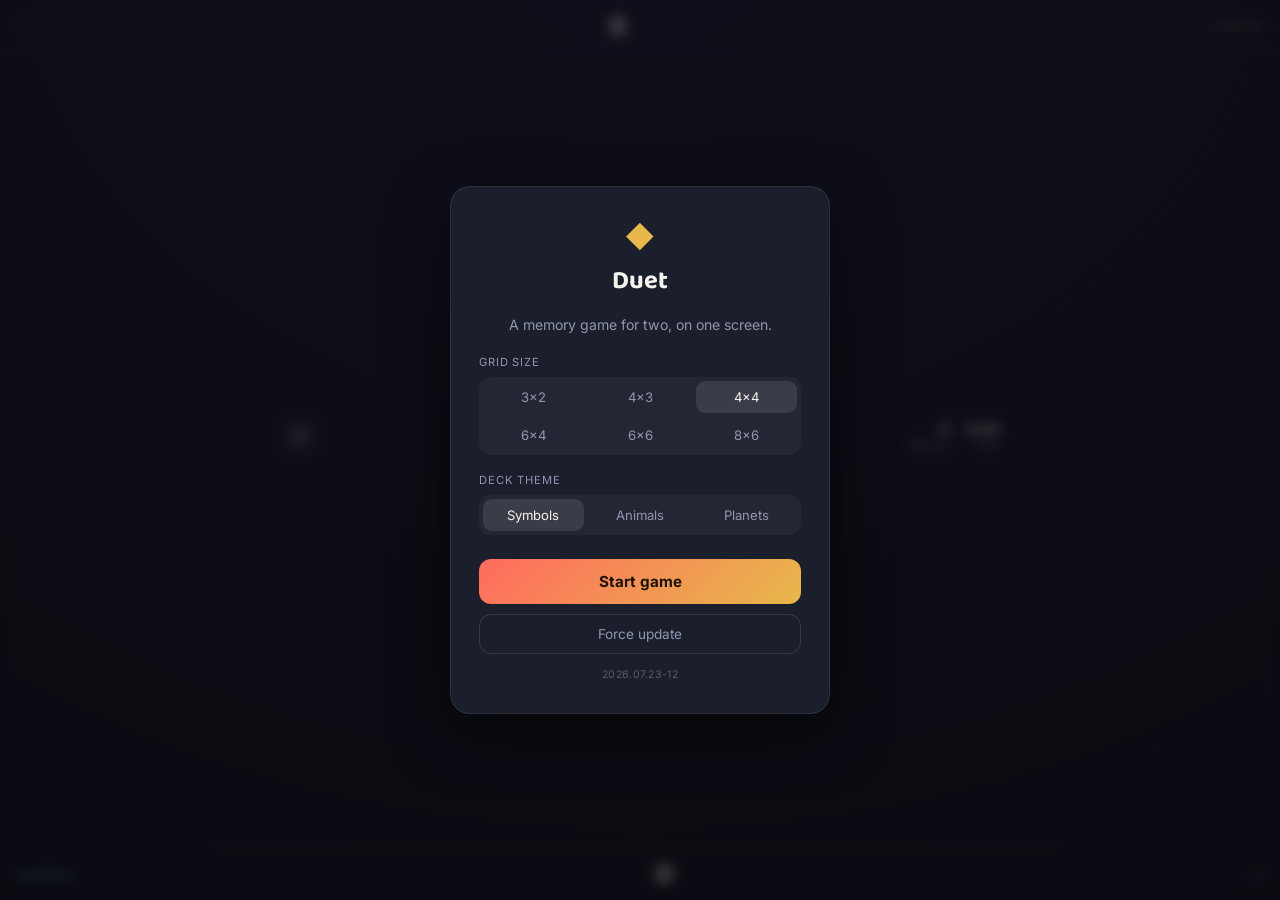
<file: index.html>
<!DOCTYPE html>
<html lang="en">
<head>
<meta charset="UTF-8">
<meta name="viewport" content="width=device-width, initial-scale=1, viewport-fit=cover, user-scalable=no">
<title>Duet — 2-Player Memory</title>
<meta name="description" content="A two-player memory matching game, installable as an app.">
<meta name="theme-color" content="#14161F">
<link rel="manifest" href="manifest.json">
<link rel="icon" href="icons/icon-192.png">
<link rel="apple-touch-icon" href="icons/icon-192.png">
<link rel="preconnect" href="https://fonts.googleapis.com">
<link rel="preconnect" href="https://fonts.gstatic.com" crossorigin>
<link href="https://fonts.googleapis.com/css2?family=Baloo+2:wght@500;700;800&family=Inter:wght@400;500;600;700&display=swap" rel="stylesheet">
<link rel="stylesheet" href="style.css">
</head>
<body>

<div id="stage">
<div id="stage-fix">
<div class="table">

  <!-- Player 1 rail -->
  <aside class="rail rail--p1" id="rail-p1" aria-label="Player 1">
    <span class="rail__label">Player 1</span>
    <span class="rail__score" id="score-p1">0</span>
    <span class="rail__turn-dot" aria-hidden="true"></span>
  </aside>

  <main class="board-wrap">
    <header class="topbar">
      <button class="icon-btn" id="btn-new" title="New game" aria-label="New game">
        <svg viewBox="0 0 24 24" width="20" height="20"><path fill="currentColor" d="M17.65 6.35A7.95 7.95 0 0 0 12 4a8 8 0 1 0 7.75 10h-2.08A6 6 0 1 1 12 6c1.66 0 3.14.69 4.22 1.78L13 11h7V4l-2.35 2.35Z"/></svg>
      </button>

      <div class="brand">
        <span class="brand__mark">◆</span>
        <h1 class="brand__title">Duet</h1>
      </div>

      <div class="topbar__stats">
        <span class="stat" id="moves"><strong>0</strong><small>moves</small></span>
        <span class="stat" id="timer"><strong>0:00</strong><small>time</small></span>
      </div>
    </header>

    <section class="board" id="board" aria-label="Memory card grid"></section>
  </main>

  <!-- Player 2 rail -->
  <aside class="rail rail--p2" id="rail-p2" aria-label="Player 2">
    <span class="rail__label">Player 2</span>
    <span class="rail__score" id="score-p2">0</span>
    <span class="rail__turn-dot" aria-hidden="true"></span>
  </aside>

</div>

<!-- Setup overlay -->
<div class="overlay" id="setup-overlay">
  <div class="setup-card">
    <div class="setup-mark">◆</div>
    <h2>Duet</h2>
    <p class="setup-sub">A memory game for two, on one screen.</p>

    <div class="setup-field">
      <label>Grid size</label>
      <div class="segmented segmented--wrap" id="grid-size" role="radiogroup">
        <button data-size="3x2">3×2</button>
        <button data-size="4x3">4×3</button>
        <button data-size="4x4" class="active">4×4</button>
        <button data-size="6x4">6×4</button>
        <button data-size="6x6">6×6</button>
        <button data-size="8x6">8×6</button>
      </div>
    </div>

    <div class="setup-field">
      <label>Deck theme</label>
      <div class="segmented" id="deck-theme" role="radiogroup">
        <button data-theme="symbols" class="active">Symbols</button>
        <button data-theme="animals">Animals</button>
        <button data-theme="planets">Planets</button>
      </div>
    </div>

    <button class="btn-primary" id="btn-start">Start game</button>
    <button class="btn-ghost" id="btn-install" hidden>Install app</button>
    <button class="btn-ghost" id="btn-update">Force update</button>
    <p class="version-tag" id="version-tag" aria-hidden="true"></p>
  </div>
</div>

<!-- Winner overlay -->
<div class="overlay" id="win-overlay" hidden>
  <div class="setup-card win-card">
    <div class="win-mark" id="win-mark">◆</div>
    <h2 id="win-title">Player 1 wins!</h2>
    <p class="setup-sub" id="win-sub">4 – 2 · 24 moves · 1:12</p>
    <button class="btn-primary" id="btn-rematch">Rematch</button>
    <button class="btn-ghost" id="btn-change-setup">Change setup</button>
  </div>
</div>

</div><!-- #stage-fix -->
</div><!-- #stage -->

<script src="app.js"></script>
</body>
</html>
</file>
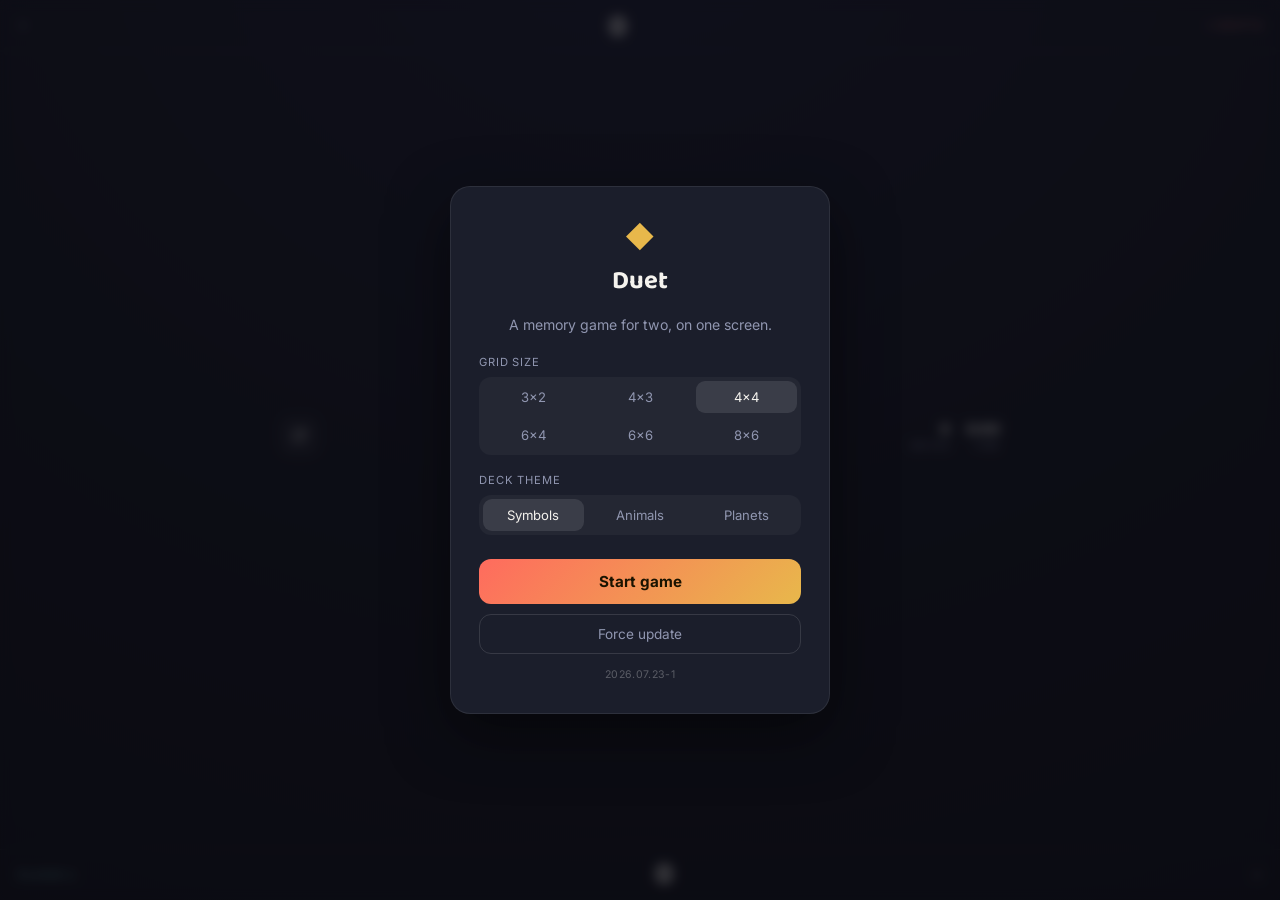
<file: legacy-test/index.html>
<!DOCTYPE html>
<html lang="en">
<head>
<meta charset="UTF-8">
<meta name="viewport" content="width=device-width, initial-scale=1, viewport-fit=cover, user-scalable=no">
<title>Duet [LEGACY TEST BUILD]</title>
<meta name="description" content="A two-player memory matching game, installable as an app.">
<meta name="theme-color" content="#14161F">
<link rel="manifest" href="manifest.json">
<link rel="icon" href="../icons/icon-192.png">
<link rel="apple-touch-icon" href="../icons/icon-192.png">
<link rel="preconnect" href="https://fonts.googleapis.com">
<link rel="preconnect" href="https://fonts.gstatic.com" crossorigin>
<link href="https://fonts.googleapis.com/css2?family=Baloo+2:wght@500;700;800&family=Inter:wght@400;500;600;700&display=swap" rel="stylesheet">
<link rel="stylesheet" href="style.css">
</head>
<body>

<div id="stage">
<div id="stage-fix">
<div class="table">

  <!-- Player 1 rail -->
  <aside class="rail rail--p1" id="rail-p1" aria-label="Player 1">
    <span class="rail__label">Player 1</span>
    <span class="rail__score" id="score-p1">0</span>
    <span class="rail__turn-dot" aria-hidden="true"></span>
  </aside>

  <main class="board-wrap">
    <header class="topbar">
      <button class="icon-btn" id="btn-new" title="New game" aria-label="New game">
        <svg viewBox="0 0 24 24" width="20" height="20"><path fill="currentColor" d="M17.65 6.35A7.95 7.95 0 0 0 12 4a8 8 0 1 0 7.75 10h-2.08A6 6 0 1 1 12 6c1.66 0 3.14.69 4.22 1.78L13 11h7V4l-2.35 2.35Z"/></svg>
      </button>

      <div class="brand">
        <span class="brand__mark">◆</span>
        <h1 class="brand__title">Duet</h1>
      </div>

      <div class="topbar__stats">
        <span class="stat" id="moves"><strong>0</strong><small>moves</small></span>
        <span class="stat" id="timer"><strong>0:00</strong><small>time</small></span>
      </div>
    </header>

    <section class="board" id="board" aria-label="Memory card grid"></section>
  </main>

  <!-- Player 2 rail -->
  <aside class="rail rail--p2" id="rail-p2" aria-label="Player 2">
    <span class="rail__label">Player 2</span>
    <span class="rail__score" id="score-p2">0</span>
    <span class="rail__turn-dot" aria-hidden="true"></span>
  </aside>

</div>
</div>

<!-- Setup overlay -->
<div class="overlay" id="setup-overlay">
  <div class="setup-card">
    <div class="setup-mark">◆</div>
    <h2>Duet</h2>
    <p class="setup-sub">A memory game for two, on one screen.</p>

    <div class="setup-field">
      <label>Grid size</label>
      <div class="segmented segmented--wrap" id="grid-size" role="radiogroup">
        <button data-size="3x2">3×2</button>
        <button data-size="4x3">4×3</button>
        <button data-size="4x4" class="active">4×4</button>
        <button data-size="6x4">6×4</button>
        <button data-size="6x6">6×6</button>
        <button data-size="8x6">8×6</button>
      </div>
    </div>

    <div class="setup-field">
      <label>Deck theme</label>
      <div class="segmented" id="deck-theme" role="radiogroup">
        <button data-theme="symbols" class="active">Symbols</button>
        <button data-theme="animals">Animals</button>
        <button data-theme="planets">Planets</button>
      </div>
    </div>

    <button class="btn-primary" id="btn-start">Start game</button>
    <button class="btn-ghost" id="btn-install" hidden>Install app</button>
    <button class="btn-ghost" id="btn-update">Force update</button>
    <p class="version-tag" id="version-tag" aria-hidden="true"></p>
  </div>
</div>

<!-- Winner overlay -->
<div class="overlay" id="win-overlay" hidden>
  <div class="setup-card win-card">
    <div class="win-mark" id="win-mark">◆</div>
    <h2 id="win-title">Player 1 wins!</h2>
    <p class="setup-sub" id="win-sub">4 – 2 · 24 moves · 1:12</p>
    <button class="btn-primary" id="btn-rematch">Rematch</button>
    <button class="btn-ghost" id="btn-change-setup">Change setup</button>
  </div>
</div>

</div><!-- #stage -->

<script src="app.js"></script>
</body>
</html>
</file>
<file: style.css>
:root{
  --ink:#14161F;
  --ink-2:#1B1E2B;
  --card-back:#232B63;
  --card-back-2:#2F3A8C;
  --paper:#F5F3EE;
  --muted:#9096B0;
  --gold:#E8B84B;
  --p1:#FF6B5E;
  --p1-dim:#5A2E2A;
  --p2:#4ECDC4;
  --p2-dim:#204742;
  --radius:16px;
  --font-display:'Baloo 2', ui-rounded, system-ui, sans-serif;
  --font-body:'Inter', system-ui, sans-serif;
}

*{box-sizing:border-box;}
html,body{height:100%;}
body{
  margin:0;
  background:radial-gradient(120% 140% at 50% -10%, #1D2036 0%, var(--ink) 55%, #0E0F16 100%);
  color:var(--paper);
  font-family:var(--font-body);
  height:100vh;
  height:100dvh;
  overflow:hidden;
  -webkit-font-smoothing:antialiased;
}

button{font-family:inherit;}

/* ---------- Orientation lock ---------- */
/* screen.orientation.lock() (see app.js) only works in fullscreen/
   installed contexts on Chrome and isn't implemented at all on iOS
   Safari — not even for a home-screen-installed app, and not via the
   manifest's "orientation" field either. There is no API that can stop
   iOS from rotating. This CSS fallback is the closest a web page can
   get: when the game locks in an orientation, #stage gets a matching
   class, and a media query rotates #stage back by 90deg the instant
   the device's *actual* orientation disagrees with it — this has to
   stay a plain media query (not JS) so it applies in the same layout
   pass as the browser's own reflow; driving it from a JS orientation
   event instead left a visible flash of the unrotated layout for the
   moment before the JS handler caught up.
   A plain media query can't tell portrait-primary from
   portrait-secondary (or landscape-primary from -secondary) though, so
   it can still be wrong by exactly 180deg: a flip straight to the
   opposite side within the same category, or entering landscape from
   the "other" direction. #stage-fix corrects that residual using the
   real screen.orientation.angle from app.js — since the residual is
   always exactly 0 or 180deg, this only ever adds a plain rotate(180),
   and only in those rarer cases, so the common single-direction
   rotation stays perfectly instant. */
#stage{height:100%;}
@media (orientation:landscape){
  #stage.orient-lock--portrait{
    position:fixed; top:50%; left:50%;
    width:100vh; height:100vw;
    width:100dvh; height:100dvw;
    transform:translate(-50%,-50%) rotate(90deg);
  }
}
@media (orientation:portrait){
  #stage.orient-lock--landscape{
    position:fixed; top:50%; left:50%;
    width:100vh; height:100vw;
    width:100dvh; height:100dvw;
    transform:translate(-50%,-50%) rotate(90deg);
  }
}
#stage-fix{height:100%;}
#stage-fix.orient-flip{transform:rotate(180deg);}

/* ---------- Layout ---------- */
/* Players always sit at the top & bottom ends, board fills the middle,
   regardless of device orientation — the game is played flat on a
   table between two people, so the layout intentionally never changes
   shape when the device is rotated. */
.table{
  display:flex;
  flex-direction:column;
  height:100%;
}

.rail{
  display:flex;
  flex-direction:row;
  align-items:center;
  justify-content:space-between;
  gap:14px;
  padding:10px 18px;
  position:relative;
  flex-shrink:0;
  transition:background .35s ease, box-shadow .35s ease;
}
/* Player 1 sits opposite Player 2 across the device, so their whole
   rail is mirrored 180deg to read right-side-up from their seat. The
   border is authored on the pre-rotation edge so it still lands next
   to the board once flipped. */
.rail--p1{border-right:none; border-top:1px solid rgba(255,255,255,.05); order:0; transform:rotate(180deg);}
.board-wrap{order:1;}
.rail--p2{border-left:none; border-top:1px solid rgba(255,255,255,.05); order:2;}

.rail__label{
  font-size:.68rem;
  letter-spacing:.08em;
  text-transform:uppercase;
  color:var(--muted);
  writing-mode:horizontal-tb;
  transform:none;
  transition:color .3s ease, font-weight .3s ease, letter-spacing .3s ease;
}
.rail--p1 .rail__label{color:color-mix(in srgb, var(--p1) 70%, var(--muted));}
.rail--p2 .rail__label{color:color-mix(in srgb, var(--p2) 70%, var(--muted));}
.rail--active .rail__label{font-weight:800; letter-spacing:.12em;}
.rail--p1.rail--active .rail__label{color:var(--p1);}
.rail--p2.rail--active .rail__label{color:var(--p2);}

.rail__score{
  font-family:var(--font-display);
  font-weight:800;
  font-size:1.9rem;
  line-height:1;
  transition:transform .3s ease, text-shadow .3s ease;
}
.rail__turn-dot{
  width:10px;height:10px;border-radius:50%;
  background:rgba(255,255,255,.12);
  transition:box-shadow .3s ease, background .3s ease, transform .3s ease;
}

.rail--active.rail--p1{
  background:linear-gradient(180deg, rgba(255,107,94,.26), transparent 65%);
  box-shadow:inset 0 3px 0 var(--p1);
}
.rail--active.rail--p2{
  background:linear-gradient(180deg, rgba(78,205,196,.26), transparent 65%);
  box-shadow:inset 0 3px 0 var(--p2);
}
.rail--active .rail__turn-dot{transform:scale(1.3);}
.rail--p1.rail--active .rail__turn-dot{background:var(--p1); box-shadow:0 0 14px var(--p1);}
.rail--p2.rail--active .rail__turn-dot{background:var(--p2); box-shadow:0 0 14px var(--p2);}
.rail--p1.rail--active .rail__score{transform:scale(1.12); text-shadow:0 0 16px rgba(255,107,94,.65);}
.rail--p2.rail--active .rail__score{transform:scale(1.12); text-shadow:0 0 16px rgba(78,205,196,.65);}

.board-wrap{
  display:flex;
  flex-direction:column;
  align-items:center;
  justify-content:center;
  padding:18px 16px 28px;
  min-width:0;
  flex:1;
  min-height:0;
  overflow-y:auto;
}

.topbar{
  width:100%;
  max-width:720px;
  display:flex;
  align-items:center;
  justify-content:space-between;
  gap:12px;
  margin-bottom:18px;
}

.icon-btn{
  background:rgba(255,255,255,.06);
  border:1px solid rgba(255,255,255,.08);
  color:var(--paper);
  width:38px;height:38px;
  border-radius:11px;
  display:flex;align-items:center;justify-content:center;
  cursor:pointer;
  transition:background .2s ease, transform .2s ease;
}
.icon-btn:hover{background:rgba(255,255,255,.12); transform:rotate(-8deg);}
.icon-btn:active{transform:scale(.92) rotate(-8deg);}

.brand{display:flex;align-items:center;gap:8px;}
.brand__mark{color:var(--gold); font-size:1.1rem;}
.brand__title{
  font-family:var(--font-display);
  font-weight:700;
  font-size:1.3rem;
  margin:0;
  letter-spacing:.01em;
}

.topbar__stats{display:flex; gap:16px;}
.stat{display:flex; flex-direction:column; align-items:flex-end; line-height:1.1;}
.stat strong{font-family:var(--font-display); font-size:1.05rem;}
.stat small{color:var(--muted); font-size:.62rem; text-transform:uppercase; letter-spacing:.07em;}

/* ---------- Board & cards ---------- */
.board{
  --cols:4;
  --gap:12px;
  display:grid;
  grid-template-columns:repeat(var(--cols), minmax(0,1fr));
  gap:var(--gap);
  width:100%;
  max-width:720px;
  perspective:1200px;
}

.card{
  position:relative;
  aspect-ratio:3/4;
  cursor:pointer;
  transform-style:preserve-3d;
  transition:transform .5s cubic-bezier(.2,.9,.3,1.1);
}
.card.is-flipped{transform:rotateY(180deg);}
.card.is-matched{cursor:default;}
.card.is-matched .card__face--front{
  box-shadow:0 0 0 2px var(--gold), 0 0 18px rgba(232,184,75,.45);
}
.card.is-matched{animation:settle .5s ease;}
@keyframes settle{
  0%{transform:rotateY(180deg) scale(1);}
  40%{transform:rotateY(180deg) scale(1.06);}
  100%{transform:rotateY(180deg) scale(1);}
}

.card__face{
  position:absolute; inset:0;
  border-radius:var(--radius);
  display:flex; align-items:center; justify-content:center;
  backface-visibility:hidden;
}

.card__face--back{
  background:
    radial-gradient(circle at 30% 30%, var(--card-back-2), var(--card-back) 70%);
  background-image:
    radial-gradient(rgba(255,255,255,.16) 1.5px, transparent 1.6px),
    radial-gradient(circle at 30% 30%, var(--card-back-2), var(--card-back) 70%);
  background-size:18px 18px, cover;
  border:1px solid rgba(255,255,255,.06);
}
.card__face--back::after{
  content:"◆";
  color:rgba(255,255,255,.18);
  font-size:1.4rem;
}

.card__face--front{
  background:var(--paper);
  color:var(--ink);
  transform:rotateY(180deg);
  font-size:clamp(1.6rem, 5vw, 2.4rem);
  border:1px solid rgba(0,0,0,.05);
}

/* ---------- Overlays ---------- */
.overlay{
  position:fixed; inset:0;
  background:rgba(10,11,17,.72);
  backdrop-filter:blur(6px);
  display:flex; align-items:center; justify-content:center;
  z-index:20;
  padding:20px;
}
.overlay[hidden]{display:none;}
.setup-card{
  background:var(--ink-2);
  border:1px solid rgba(255,255,255,.08);
  border-radius:20px;
  padding:32px 28px;
  max-width:380px;
  width:100%;
  text-align:center;
  box-shadow:0 20px 60px rgba(0,0,0,.5);
}
.setup-mark, .win-mark{color:var(--gold); font-size:1.8rem; margin-bottom:6px;}
.setup-card h2{font-family:var(--font-display); font-size:1.6rem; margin:.2em 0;}
.setup-sub{color:var(--muted); font-size:.88rem; margin-bottom:22px;}

.setup-field{text-align:left; margin-bottom:18px;}
.setup-field label{
  display:block; font-size:.7rem; text-transform:uppercase; letter-spacing:.08em;
  color:var(--muted); margin-bottom:8px;
}
.segmented{display:flex; gap:6px; background:rgba(255,255,255,.04); padding:4px; border-radius:12px;}
.segmented button{
  flex:1; padding:8px 6px; border:none; border-radius:9px;
  background:transparent; color:var(--muted); font-size:.82rem; cursor:pointer;
  transition:background .2s ease, color .2s ease;
}
.segmented--wrap{flex-wrap:wrap;}
.segmented--wrap button{flex:1 1 calc(33.333% - 4px);}
.segmented button.active{background:rgba(255,255,255,.1); color:var(--paper);}

.btn-primary{
  width:100%;
  padding:13px;
  border:none;
  border-radius:12px;
  background:linear-gradient(135deg, var(--p1), var(--gold));
  color:#1a1300;
  font-weight:700;
  font-size:.95rem;
  cursor:pointer;
  margin-top:6px;
  transition:transform .15s ease, filter .15s ease;
}
.btn-primary:hover{filter:brightness(1.06);}
.btn-primary:active{transform:scale(.98);}

.btn-ghost{
  width:100%;
  padding:11px;
  border:1px solid rgba(255,255,255,.12);
  border-radius:12px;
  background:transparent;
  color:var(--muted);
  font-size:.85rem;
  cursor:pointer;
  margin-top:10px;
}
.btn-ghost:hover{color:var(--paper); border-color:rgba(255,255,255,.25);}

.version-tag{
  margin:14px 0 0;
  text-align:center;
  font-size:.66rem;
  color:rgba(255,255,255,.28);
  letter-spacing:.03em;
}

.win-card .win-mark{color:var(--gold);}

@media (prefers-reduced-motion: reduce){
  .card, .card.is-matched{transition:none; animation:none;}
}
</file>
<file: legacy-test/style.css>
:root{
  --ink:#14161F;
  --ink-2:#1B1E2B;
  --card-back:#232B63;
  --card-back-2:#2F3A8C;
  --paper:#F5F3EE;
  --muted:#9096B0;
  --gold:#E8B84B;
  --p1:#FF6B5E;
  --p1-dim:#5A2E2A;
  --p2:#4ECDC4;
  --p2-dim:#204742;
  --radius:16px;
  --font-display:'Baloo 2', ui-rounded, system-ui, sans-serif;
  --font-body:'Inter', system-ui, sans-serif;
}

*{box-sizing:border-box;}
html,body{height:100%;}
body{
  margin:0;
  background:radial-gradient(120% 140% at 50% -10%, #1D2036 0%, var(--ink) 55%, #0E0F16 100%);
  color:var(--paper);
  font-family:var(--font-body);
  height:100vh;
  height:100dvh;
  overflow:hidden;
  -webkit-font-smoothing:antialiased;
}

button{font-family:inherit;}

/* ---------- Orientation lock ---------- */
/* screen.orientation.lock() (see app.js) only works in fullscreen/
   installed contexts on Chrome and isn't implemented at all on iOS
   Safari — not even for a home-screen-installed app, and not via the
   manifest's "orientation" field either. There is no API that can stop
   iOS from rotating. This CSS fallback is the closest a web page can
   get: when the game locks in an orientation, #stage gets a matching
   class, and a media query rotates #stage back by 90deg the instant
   the device's *actual* orientation disagrees with it — this has to
   stay a plain media query (not JS) so it applies in the same layout
   pass as the browser's own reflow; driving it from a JS orientation
   event instead left a visible flash of the unrotated layout for the
   moment before the JS handler caught up.
   A plain media query can't tell portrait-primary from
   portrait-secondary (or landscape-primary from -secondary) though, so
   it can still be wrong by exactly 180deg: a flip straight to the
   opposite side within the same category, or entering landscape from
   the "other" direction. #stage-fix corrects that residual using the
   real screen.orientation.angle from app.js — since the residual is
   always exactly 0 or 180deg, this only ever adds a plain rotate(180),
   and only in those rarer cases, so the common single-direction
   rotation stays perfectly instant. */
#stage{height:100%;}
@media (orientation:landscape){
  #stage.orient-lock--portrait{
    position:fixed; top:50%; left:50%;
    width:100vh; height:100vw;
    width:100dvh; height:100dvw;
    transform:translate(-50%,-50%) rotate(90deg);
  }
}
@media (orientation:portrait){
  #stage.orient-lock--landscape{
    position:fixed; top:50%; left:50%;
    width:100vh; height:100vw;
    width:100dvh; height:100dvw;
    transform:translate(-50%,-50%) rotate(90deg);
  }
}
#stage-fix{height:100%;}
#stage-fix.orient-flip{transform:rotate(180deg);}

/* ---------- Layout ---------- */
/* Players always sit at the top & bottom ends, board fills the middle,
   regardless of device orientation — the game is played flat on a
   table between two people, so the layout intentionally never changes
   shape when the device is rotated. */
.table{
  display:flex;
  flex-direction:column;
  height:100%;
}

.rail{
  display:flex;
  flex-direction:row;
  align-items:center;
  justify-content:space-between;
  gap:14px;
  padding:10px 18px;
  position:relative;
  flex-shrink:0;
  transition:background .35s ease, box-shadow .35s ease;
}
/* Player 1 sits opposite Player 2 across the device, so their whole
   rail is mirrored 180deg to read right-side-up from their seat. The
   border is authored on the pre-rotation edge so it still lands next
   to the board once flipped. */
.rail--p1{border-right:none; border-top:1px solid rgba(255,255,255,.05); order:0; transform:rotate(180deg);}
.board-wrap{order:1;}
.rail--p2{border-left:none; border-top:1px solid rgba(255,255,255,.05); order:2;}

.rail__label{
  font-size:.68rem;
  letter-spacing:.08em;
  text-transform:uppercase;
  color:var(--muted);
  writing-mode:horizontal-tb;
  transform:none;
  transition:color .3s ease, font-weight .3s ease, letter-spacing .3s ease;
}
.rail--p1 .rail__label{color:color-mix(in srgb, var(--p1) 70%, var(--muted));}
.rail--p2 .rail__label{color:color-mix(in srgb, var(--p2) 70%, var(--muted));}
.rail--active .rail__label{font-weight:800; letter-spacing:.12em;}
.rail--p1.rail--active .rail__label{color:var(--p1);}
.rail--p2.rail--active .rail__label{color:var(--p2);}

.rail__score{
  font-family:var(--font-display);
  font-weight:800;
  font-size:1.9rem;
  line-height:1;
  transition:transform .3s ease, text-shadow .3s ease;
}
.rail__turn-dot{
  width:10px;height:10px;border-radius:50%;
  background:rgba(255,255,255,.12);
  transition:box-shadow .3s ease, background .3s ease, transform .3s ease;
}

.rail--active.rail--p1{
  background:linear-gradient(180deg, rgba(255,107,94,.26), transparent 65%);
  box-shadow:inset 0 3px 0 var(--p1);
}
.rail--active.rail--p2{
  background:linear-gradient(180deg, rgba(78,205,196,.26), transparent 65%);
  box-shadow:inset 0 3px 0 var(--p2);
}
.rail--active .rail__turn-dot{transform:scale(1.3);}
.rail--p1.rail--active .rail__turn-dot{background:var(--p1); box-shadow:0 0 14px var(--p1);}
.rail--p2.rail--active .rail__turn-dot{background:var(--p2); box-shadow:0 0 14px var(--p2);}
.rail--p1.rail--active .rail__score{transform:scale(1.12); text-shadow:0 0 16px rgba(255,107,94,.65);}
.rail--p2.rail--active .rail__score{transform:scale(1.12); text-shadow:0 0 16px rgba(78,205,196,.65);}

.board-wrap{
  display:flex;
  flex-direction:column;
  align-items:center;
  justify-content:center;
  padding:18px 16px 28px;
  min-width:0;
  flex:1;
  min-height:0;
  overflow-y:auto;
}

.topbar{
  width:100%;
  max-width:720px;
  display:flex;
  align-items:center;
  justify-content:space-between;
  gap:12px;
  margin-bottom:18px;
}

.icon-btn{
  background:rgba(255,255,255,.06);
  border:1px solid rgba(255,255,255,.08);
  color:var(--paper);
  width:38px;height:38px;
  border-radius:11px;
  display:flex;align-items:center;justify-content:center;
  cursor:pointer;
  transition:background .2s ease, transform .2s ease;
}
.icon-btn:hover{background:rgba(255,255,255,.12); transform:rotate(-8deg);}
.icon-btn:active{transform:scale(.92) rotate(-8deg);}

.brand{display:flex;align-items:center;gap:8px;}
.brand__mark{color:var(--gold); font-size:1.1rem;}
.brand__title{
  font-family:var(--font-display);
  font-weight:700;
  font-size:1.3rem;
  margin:0;
  letter-spacing:.01em;
}

.topbar__stats{display:flex; gap:16px;}
.stat{display:flex; flex-direction:column; align-items:flex-end; line-height:1.1;}
.stat strong{font-family:var(--font-display); font-size:1.05rem;}
.stat small{color:var(--muted); font-size:.62rem; text-transform:uppercase; letter-spacing:.07em;}

/* ---------- Board & cards ---------- */
.board{
  --cols:4;
  --gap:12px;
  display:grid;
  grid-template-columns:repeat(var(--cols), minmax(0,1fr));
  gap:var(--gap);
  width:100%;
  max-width:720px;
  perspective:1200px;
}

.card{
  position:relative;
  aspect-ratio:3/4;
  cursor:pointer;
  transform-style:preserve-3d;
  transition:transform .5s cubic-bezier(.2,.9,.3,1.1);
}
.card.is-flipped{transform:rotateY(180deg);}
.card.is-matched{cursor:default;}
.card.is-matched .card__face--front{
  box-shadow:0 0 0 2px var(--gold), 0 0 18px rgba(232,184,75,.45);
}
.card.is-matched{animation:settle .5s ease;}
@keyframes settle{
  0%{transform:rotateY(180deg) scale(1);}
  40%{transform:rotateY(180deg) scale(1.06);}
  100%{transform:rotateY(180deg) scale(1);}
}

.card__face{
  position:absolute; inset:0;
  border-radius:var(--radius);
  display:flex; align-items:center; justify-content:center;
  backface-visibility:hidden;
}

.card__face--back{
  background:
    radial-gradient(circle at 30% 30%, var(--card-back-2), var(--card-back) 70%);
  background-image:
    radial-gradient(rgba(255,255,255,.16) 1.5px, transparent 1.6px),
    radial-gradient(circle at 30% 30%, var(--card-back-2), var(--card-back) 70%);
  background-size:18px 18px, cover;
  border:1px solid rgba(255,255,255,.06);
}
.card__face--back::after{
  content:"◆";
  color:rgba(255,255,255,.18);
  font-size:1.4rem;
}

.card__face--front{
  background:var(--paper);
  color:var(--ink);
  transform:rotateY(180deg);
  font-size:clamp(1.6rem, 5vw, 2.4rem);
  border:1px solid rgba(0,0,0,.05);
}

/* ---------- Overlays ---------- */
.overlay{
  position:fixed; inset:0;
  background:rgba(10,11,17,.72);
  backdrop-filter:blur(6px);
  display:flex; align-items:center; justify-content:center;
  z-index:20;
  padding:20px;
}
.overlay[hidden]{display:none;}
.setup-card{
  background:var(--ink-2);
  border:1px solid rgba(255,255,255,.08);
  border-radius:20px;
  padding:32px 28px;
  max-width:380px;
  width:100%;
  text-align:center;
  box-shadow:0 20px 60px rgba(0,0,0,.5);
}
.setup-mark, .win-mark{color:var(--gold); font-size:1.8rem; margin-bottom:6px;}
.setup-card h2{font-family:var(--font-display); font-size:1.6rem; margin:.2em 0;}
.setup-sub{color:var(--muted); font-size:.88rem; margin-bottom:22px;}

.setup-field{text-align:left; margin-bottom:18px;}
.setup-field label{
  display:block; font-size:.7rem; text-transform:uppercase; letter-spacing:.08em;
  color:var(--muted); margin-bottom:8px;
}
.segmented{display:flex; gap:6px; background:rgba(255,255,255,.04); padding:4px; border-radius:12px;}
.segmented button{
  flex:1; padding:8px 6px; border:none; border-radius:9px;
  background:transparent; color:var(--muted); font-size:.82rem; cursor:pointer;
  transition:background .2s ease, color .2s ease;
}
.segmented--wrap{flex-wrap:wrap;}
.segmented--wrap button{flex:1 1 calc(33.333% - 4px);}
.segmented button.active{background:rgba(255,255,255,.1); color:var(--paper);}

.btn-primary{
  width:100%;
  padding:13px;
  border:none;
  border-radius:12px;
  background:linear-gradient(135deg, var(--p1), var(--gold));
  color:#1a1300;
  font-weight:700;
  font-size:.95rem;
  cursor:pointer;
  margin-top:6px;
  transition:transform .15s ease, filter .15s ease;
}
.btn-primary:hover{filter:brightness(1.06);}
.btn-primary:active{transform:scale(.98);}

.btn-ghost{
  width:100%;
  padding:11px;
  border:1px solid rgba(255,255,255,.12);
  border-radius:12px;
  background:transparent;
  color:var(--muted);
  font-size:.85rem;
  cursor:pointer;
  margin-top:10px;
}
.btn-ghost:hover{color:var(--paper); border-color:rgba(255,255,255,.25);}

.version-tag{
  margin:14px 0 0;
  text-align:center;
  font-size:.66rem;
  color:rgba(255,255,255,.28);
  letter-spacing:.03em;
}

.win-card .win-mark{color:var(--gold);}

@media (prefers-reduced-motion: reduce){
  .card, .card.is-matched{transition:none; animation:none;}
}
</file>
